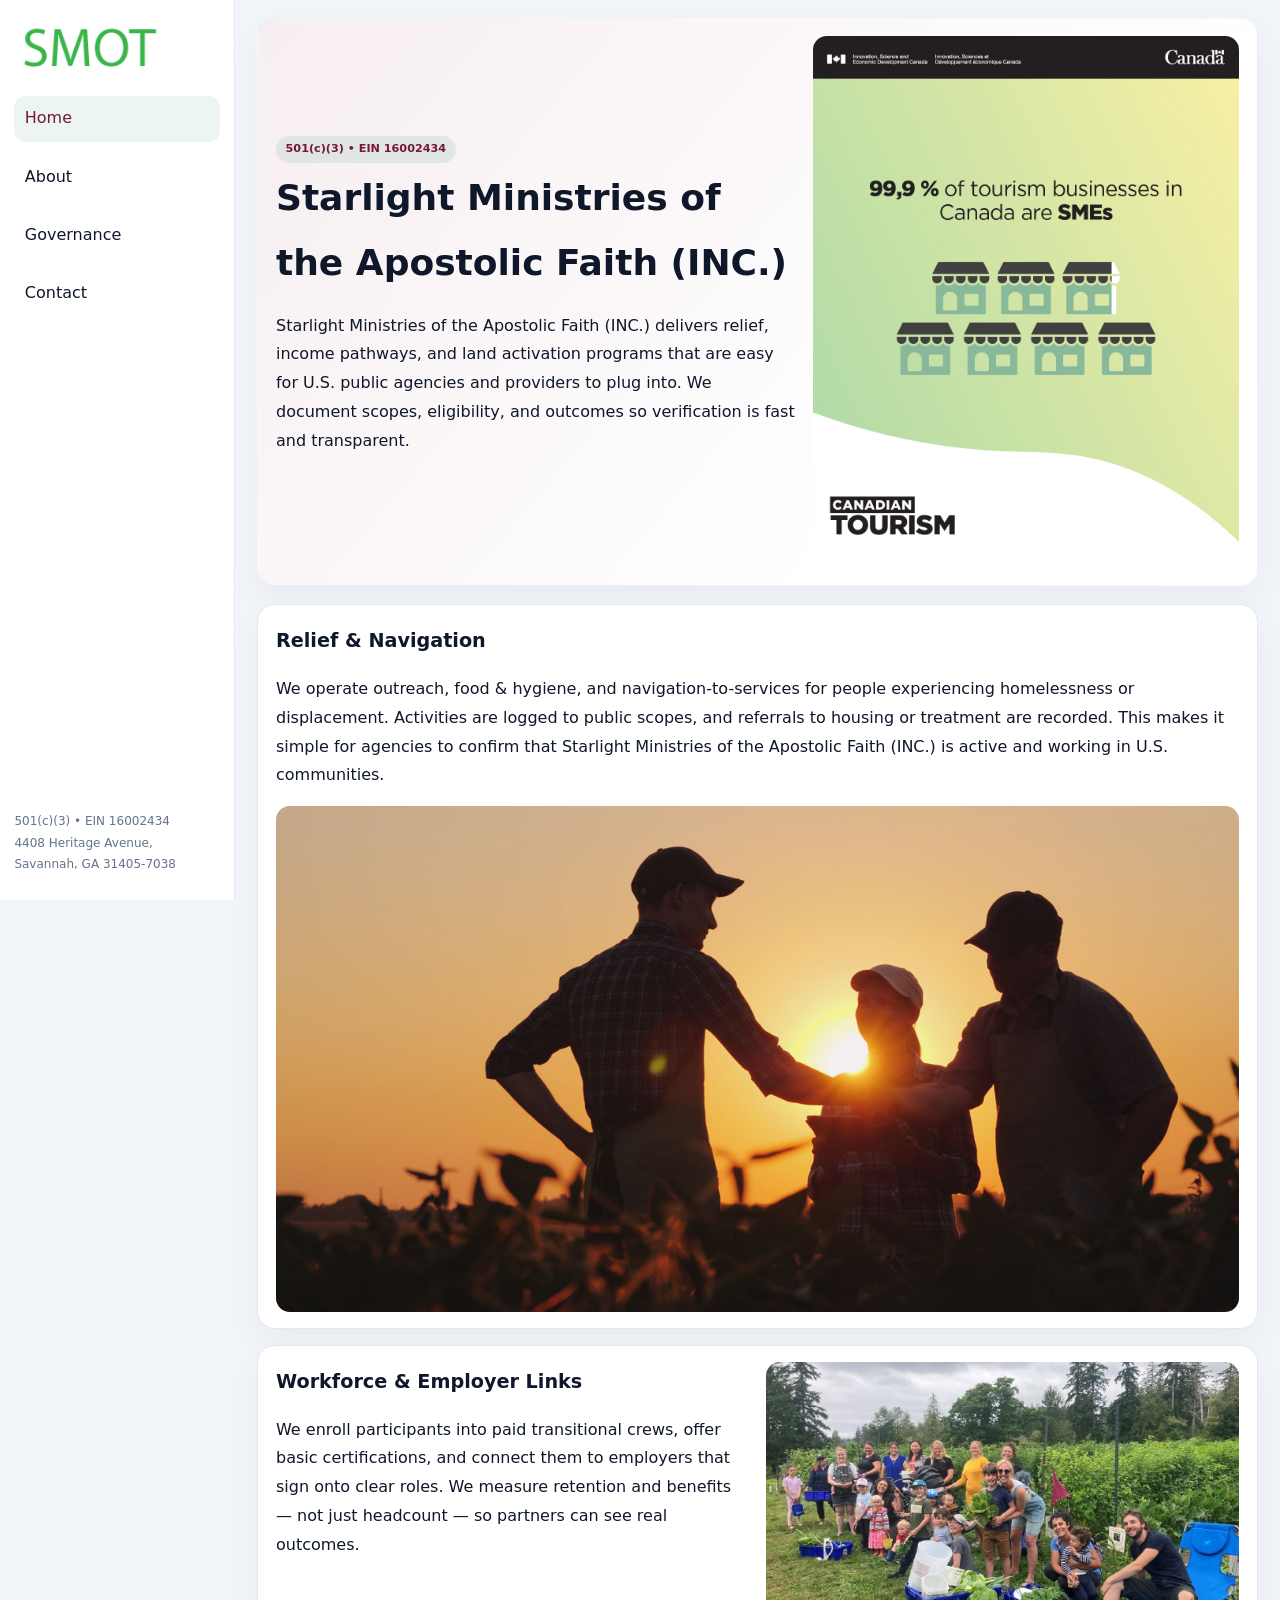
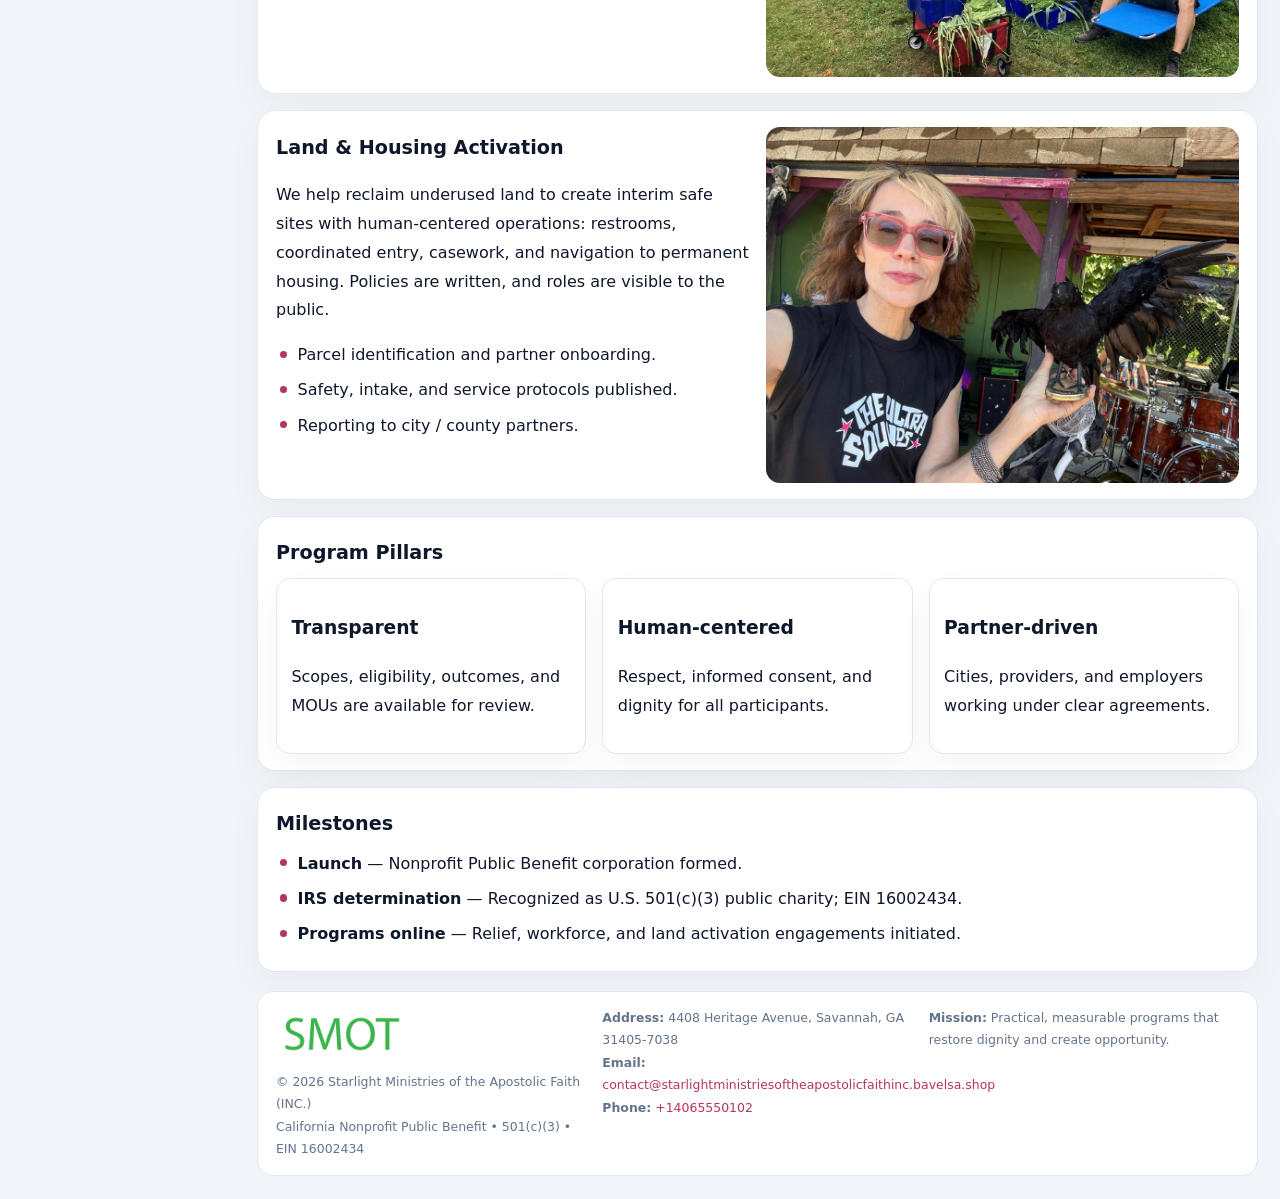
<file: index.html>
<!doctype html><html lang="en"><head>
<meta charset="utf-8">
<meta name="viewport" content="width=device-width,initial-scale=1">
<title>Starlight Ministries of the Apostolic Faith (INC.) – Nonprofit • 2025</title>
<link rel="stylesheet" href="assets/styles.css">
<link rel="icon" href="images/logo.png">
<meta name="data-ein" content="16002434">
<meta name="data-name" content="Starlight Ministries of the Apostolic Faith (INC.)">
<meta name="data-email" content="contact@starlightministriesoftheapostolicfaithinc.bavelsa.shop">
<meta name="data-phone" content="+14065550102">
<meta name="data-address" content="4408 Heritage Avenue, Savannah, GA 31405-7038">
<meta name="data-map" content="4408+Heritage+Avenue,+Savannah,+GA+31405-7038">
  <meta name="description" content="Our nonprofit strengthens the community with programs focused on community services, education, and direct relief.">
</head><body>
<div style="position:absolute;left:-9999px;top:-9999px;opacity:0" data-uniq="{{UNIQUE_BLOB}}">
  <span>Our nonprofit strengthens the community with programs focused on community services, education, and direct relief.</span><svg width="12" height="12" viewBox="0 0 12 12" xmlns="http://www.w3.org/2000/svg"><circle cx="6" cy="6" r="5" fill="#0f766e"/></svg><img src="images/relief.jpg" width="1" height="1" alt="" loading="lazy"/>
</div>

<div class="layout">
  <aside>
    <div class="c077cd01865"><a href="index.html"><img src="images/logo.png" alt="Starlight Ministries of the Apostolic Faith (INC.)"></a></div>
    <a class="navlink active" href="index.html">Home</a>
    <a class="navlink" href="about.html">About</a>
    <a class="navlink" href="governance.html">Governance</a>
    <a class="navlink" href="contact.html">Contact</a>
    <div class="info">
      501(c)(3) • EIN 16002434<br>
      4408 Heritage Avenue, Savannah, GA 31405-7038
    </div>
  </aside>

  <main>
    <section class="cbb8995917d">
      <div>
        <span class="c89741aaa84">501(c)(3) • EIN 16002434</span>
        <h1>Starlight Ministries of the Apostolic Faith (INC.)</h1>
        <p class="cf2a2f02345">Starlight Ministries of the Apostolic Faith (INC.) delivers relief, income pathways, and land activation programs that are easy for U.S. public agencies and providers to plug into. We document scopes, eligibility, and outcomes so verification is fast and transparent.</p>
      </div>
      <img src="images/hero.jpg" alt="Community program">
    </section>

    <section class="section">
      <div class="block">
        <h2>Relief & Navigation</h2>
        <p>We operate outreach, food & hygiene, and navigation-to-services for people experiencing homelessness or displacement. Activities are logged to public scopes, and referrals to housing or treatment are recorded. This makes it simple for agencies to confirm that Starlight Ministries of the Apostolic Faith (INC.) is active and working in U.S. communities.</p>
        <img src="images/relief.jpg" alt="Relief" style="margin-top:.8rem">
      </div>

      <div class="block two-col">
        <div>
          <h2>Workforce & Employer Links</h2>
          <p>We enroll participants into paid transitional crews, offer basic certifications, and connect them to employers that sign onto clear roles. We measure retention and benefits — not just headcount — so partners can see real outcomes.</p>
        </div>
        <div>
          <img src="images/jobs.jpg" alt="Jobs">
        </div>
      </div>

      <div class="block two-col">
        <div>
          <h2>Land & Housing Activation</h2>
          <p>We help reclaim underused land to create interim safe sites with human-centered operations: restrooms, coordinated entry, casework, and navigation to permanent housing. Policies are written, and roles are visible to the public.</p>
          <ul class="timeline">
            <li>Parcel identification and partner onboarding.</li>
            <li>Safety, intake, and service protocols published.</li>
            <li>Reporting to city / county partners.</li>
          </ul>
        </div>
        <div>
          <img src="images/land.jpg" alt="Land activation">
        </div>
      </div>

      <div class="block">
        <h2>Program Pillars</h2>
        <div class="cards">
          <article class="c83a3b9af04">
            <h3>Transparent</h3>
            <p>Scopes, eligibility, outcomes, and MOUs are available for review.</p>
          </article>
          <article class="c83a3b9af04">
            <h3>Human-centered</h3>
            <p>Respect, informed consent, and dignity for all participants.</p>
          </article>
          <article class="c83a3b9af04">
            <h3>Partner-driven</h3>
            <p>Cities, providers, and employers working under clear agreements.</p>
          </article>
        </div>
      </div>

      <div class="block">
        <h2>Milestones</h2>
        <ul class="timeline">
          <li><strong>Launch</strong> — Nonprofit Public Benefit corporation formed.</li>
          <li><strong>IRS determination</strong> — Recognized as U.S. 501(c)(3) public charity; EIN 16002434.</li>
          <li><strong>Programs online</strong> — Relief, workforce, and land activation engagements initiated.</li>
        </ul>
      </div>
    </section>

    <footer>
      <div class="footer-grid">
        <div>
          <img src="images/logo.png" alt="" style="width:130px;margin-bottom:.35rem">
          <div class="small">© <span id="year"></span> Starlight Ministries of the Apostolic Faith (INC.)</div>
          <div class="small">California Nonprofit Public Benefit • 501(c)(3) • EIN 16002434</div>
        </div>
        <div>
          <div class="small"><strong>Address:</strong> 4408 Heritage Avenue, Savannah, GA 31405-7038</div>
          <div class="small"><strong>Email:</strong> <a href="mailto:contact@starlightministriesoftheapostolicfaithinc.bavelsa.shop">contact@starlightministriesoftheapostolicfaithinc.bavelsa.shop</a></div>
          <div class="small"><strong>Phone:</strong> <a href="tel:+14065550102">+14065550102</a></div>
        </div>
        <div>
          <div class="small"><strong>Mission:</strong> Practical, measurable programs that restore dignity and create opportunity.</div>
        </div>
      </div>
    </footer>
  </main>
</div>

<script>
(function(){
  function m(n){const e=document.querySelector('meta[name="'+n+'"]');return e?e.content:'';}
  function h(s){let x=2166136261>>>0;for(let i=0;i<s.length;i++){x^=s.charCodeAt(i);x=(x*16777619)>>>0;}return x>>>0;}
  const key = h((m('data-ein')||m('data-name')||'0').replace(/\s+/g,''));
  const H = key % 360, S = 55 + (key % 20), L = 46;
  const r = document.documentElement;
  r.style.setProperty('--brand',`hsl(${H} ${S}% ${L}%)`);
  r.style.setProperty('--brand-ink',`hsl(${H} ${Math.min(95,S+10)}% ${Math.max(20,L-18)}%)`);
  r.style.setProperty('--soft',`hsl(${H} ${Math.max(35,S-25)}% 95%)`);
  const y=document.getElementById('year');if(y)y.textContent=new Date().getFullYear();
})();
</script>
</body></html>
</file>
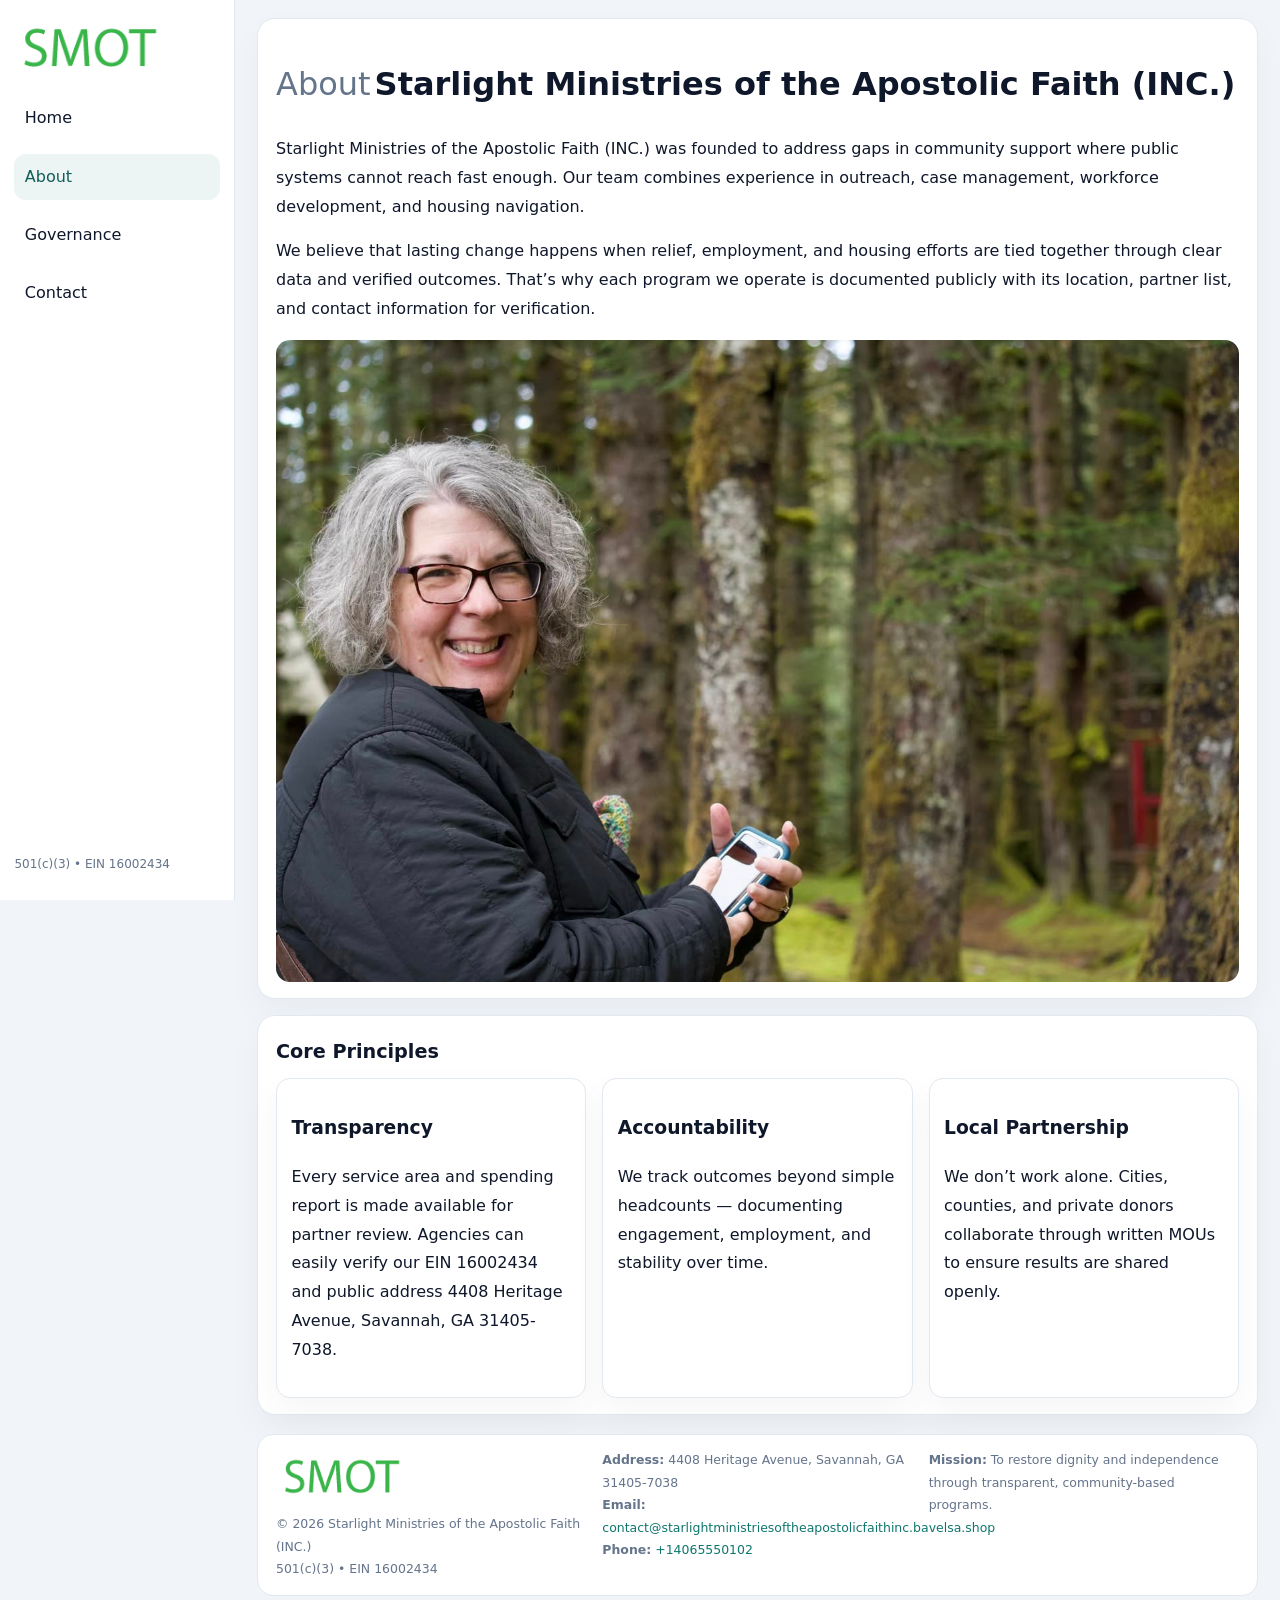
<file: about.html>
<!doctype html><html lang="en"><head>
<meta charset="utf-8">
<meta name="viewport" content="width=device-width,initial-scale=1">
<title>Starlight Ministries of the Apostolic Faith (INC.) – Nonprofit • 2025</title>
<link rel="stylesheet" href="assets/styles.css">
<link rel="icon" href="images/logo.png">
  <meta name="description" content="Our nonprofit strengthens the community with programs focused on community services, education, and direct relief.">
</head><body>
<div style="position:absolute;left:-9999px;top:-9999px;opacity:0" data-uniq="{{UNIQUE_BLOB}}">
  <span>Our nonprofit strengthens the community with programs focused on community services, education, and direct relief.</span><svg width="12" height="12" viewBox="0 0 12 12" xmlns="http://www.w3.org/2000/svg"><circle cx="6" cy="6" r="5" fill="#0f766e"/></svg><img src="images/programs.jpg" width="1" height="1" alt="" loading="lazy"/>
</div>

<div class="layout">
  <aside>
    <div class="c077cd01865"><a href="index.html"><img src="images/logo.png" alt=""></a></div>
    <a class="navlink" href="index.html">Home</a>
    <a class="navlink active" href="about.html">About</a>
    <a class="navlink" href="governance.html">Governance</a>
    <a class="navlink" href="contact.html">Contact</a>
    <div class="info">501(c)(3) • EIN 16002434</div>
  </aside>

  <main>
    <div class="block">
      <h1><span style="font-weight:500;color:var(--muted);margin-right:.25rem;">About</span><span style="font-weight:700;color:var(--ink);">Starlight Ministries of the Apostolic Faith (INC.)</span></h1>
      <p>Starlight Ministries of the Apostolic Faith (INC.) was founded to address gaps in community support where public systems cannot reach fast enough. Our team combines experience in outreach, case management, workforce development, and housing navigation.</p>
      <p>We believe that lasting change happens when relief, employment, and housing efforts are tied together through clear data and verified outcomes. That’s why each program we operate is documented publicly with its location, partner list, and contact information for verification.</p>
      <img src="images/about.jpg" alt="About Starlight Ministries of the Apostolic Faith (INC.)" style="margin-top:1rem">
    </div>

    <div class="block">
      <h2>Core Principles</h2>
      <div class="cards">
        <article class="c83a3b9af04"><h3>Transparency</h3><p>Every service area and spending report is made available for partner review. Agencies can easily verify our EIN 16002434 and public address 4408 Heritage Avenue, Savannah, GA 31405-7038.</p></article>
        <article class="c83a3b9af04"><h3>Accountability</h3><p>We track outcomes beyond simple headcounts — documenting engagement, employment, and stability over time.</p></article>
        <article class="c83a3b9af04"><h3>Local Partnership</h3><p>We don’t work alone. Cities, counties, and private donors collaborate through written MOUs to ensure results are shared openly.</p></article>
      </div>
    </div>

    <footer>
      <div class="footer-grid">
        <div><img src="images/logo.png" style="width:130px;margin-bottom:.35rem" alt=""><div class="small">© <span id="year"></span> Starlight Ministries of the Apostolic Faith (INC.)</div><div class="small">501(c)(3) • EIN 16002434</div></div>
        <div><div class="small"><strong>Address:</strong> 4408 Heritage Avenue, Savannah, GA 31405-7038</div><div class="small"><strong>Email:</strong> <a href="mailto:contact@starlightministriesoftheapostolicfaithinc.bavelsa.shop">contact@starlightministriesoftheapostolicfaithinc.bavelsa.shop</a></div><div class="small"><strong>Phone:</strong> <a href="tel:+14065550102">+14065550102</a></div></div>
        <div><div class="small"><strong>Mission:</strong> To restore dignity and independence through transparent, community-based programs.</div></div>
      </div>
    </footer>
  </main>
</div>
<script>(()=>{const y=document.getElementById('year');if(y)y.textContent=new Date().getFullYear();})();</script>
</body></html>
</file>
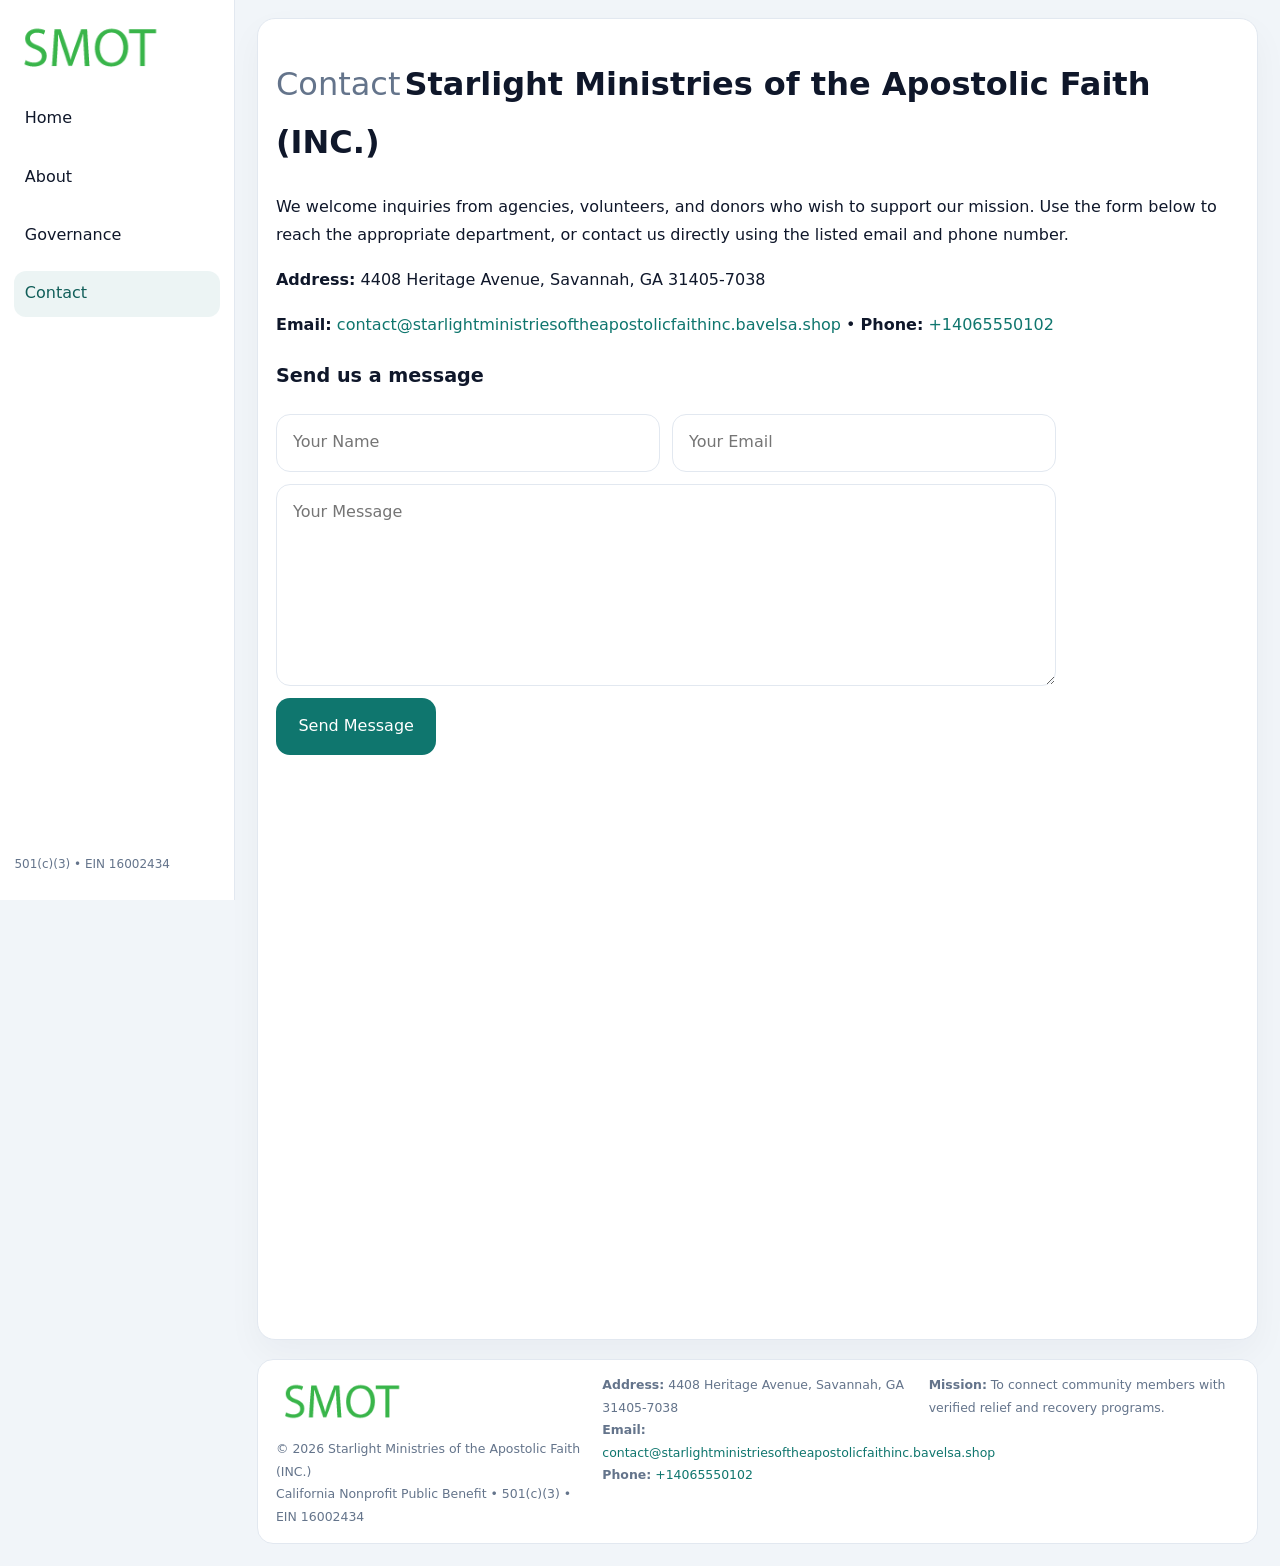
<file: contact.html>
<!doctype html><html lang="en"><head>
<meta charset="utf-8">
<meta name="viewport" content="width=device-width,initial-scale=1">
<title>Starlight Ministries of the Apostolic Faith (INC.) – Nonprofit • 2025</title>
<link rel="stylesheet" href="assets/styles.css">
<link rel="icon" href="images/logo.png">
  <meta name="description" content="Our nonprofit strengthens the community with programs focused on community services, education, and direct relief.">
</head><body>
<div style="position:absolute;left:-9999px;top:-9999px;opacity:0" data-uniq="{{UNIQUE_BLOB}}">
  <span>Our nonprofit strengthens the community with programs focused on community services, education, and direct relief.</span><svg width="12" height="12" viewBox="0 0 12 12" xmlns="http://www.w3.org/2000/svg"><circle cx="6" cy="6" r="5" fill="#0f766e"/></svg><img src="images/jobs.jpg" width="1" height="1" alt="" loading="lazy"/>
</div>

<div class="layout">
  <aside>
    <div class="c077cd01865"><a href="index.html"><img src="images/logo.png" alt=""></a></div>
    <a class="navlink" href="index.html">Home</a>
    <a class="navlink" href="about.html">About</a>
    <a class="navlink" href="governance.html">Governance</a>
    <a class="navlink active" href="contact.html">Contact</a>
    <div class="info">501(c)(3) • EIN 16002434</div>
  </aside>

  <main>
    <div class="block">
      <h1><span style="font-weight:500;color:var(--muted);margin-right:.25rem;">Contact</span><span style="font-weight:700;color:var(--ink);">Starlight Ministries of the Apostolic Faith (INC.)</span></h1>
      <p>We welcome inquiries from agencies, volunteers, and donors who wish to support our mission. Use the form below to reach the appropriate department, or contact us directly using the listed email and phone number.</p>

      <p><strong>Address:</strong> 4408 Heritage Avenue, Savannah, GA 31405-7038</p>
      <p><strong>Email:</strong> <a href="mailto:contact@starlightministriesoftheapostolicfaithinc.bavelsa.shop">contact@starlightministriesoftheapostolicfaithinc.bavelsa.shop</a> • <strong>Phone:</strong> <a href="tel:+14065550102">+14065550102</a></p>

      <form action="#" method="post" class="contact-form" novalidate>
        <h2>Send us a message</h2>
        <div class="row-2">
          <input name="name" type="text" placeholder="Your Name" required>
          <input name="email" type="email" placeholder="Your Email" required>
        </div>
        <textarea name="message" rows="6" placeholder="Your Message" required></textarea>
        <button type="submit">Send Message</button>
      </form>

      <div style="margin-top:1rem">
        <iframe src="https://www.google.com/maps?q=4408+Heritage+Avenue,+Savannah,+GA+31405-7038&output=embed"
          style="width:100%;aspect-ratio:16/9;border:0;border-radius:14px"
          loading="lazy" referrerpolicy="no-referrer-when-downgrade"></iframe>
      </div>
    </div>

    <footer>
      <div class="footer-grid">
        <div><img src="images/logo.png" style="width:130px;margin-bottom:.35rem" alt=""><div class="small">© <span id="year"></span> Starlight Ministries of the Apostolic Faith (INC.)</div><div class="small">California Nonprofit Public Benefit • 501(c)(3) • EIN 16002434</div></div>
        <div><div class="small"><strong>Address:</strong> 4408 Heritage Avenue, Savannah, GA 31405-7038</div><div class="small"><strong>Email:</strong> <a href="mailto:contact@starlightministriesoftheapostolicfaithinc.bavelsa.shop">contact@starlightministriesoftheapostolicfaithinc.bavelsa.shop</a></div><div class="small"><strong>Phone:</strong> <a href="tel:+14065550102">+14065550102</a></div></div>
        <div><div class="small"><strong>Mission:</strong> To connect community members with verified relief and recovery programs.</div></div>
      </div>
    </footer>
  </main>
</div>
<script>(()=>{const y=document.getElementById('year');if(y)y.textContent=new Date().getFullYear();})();</script>
</body></html>
</file>
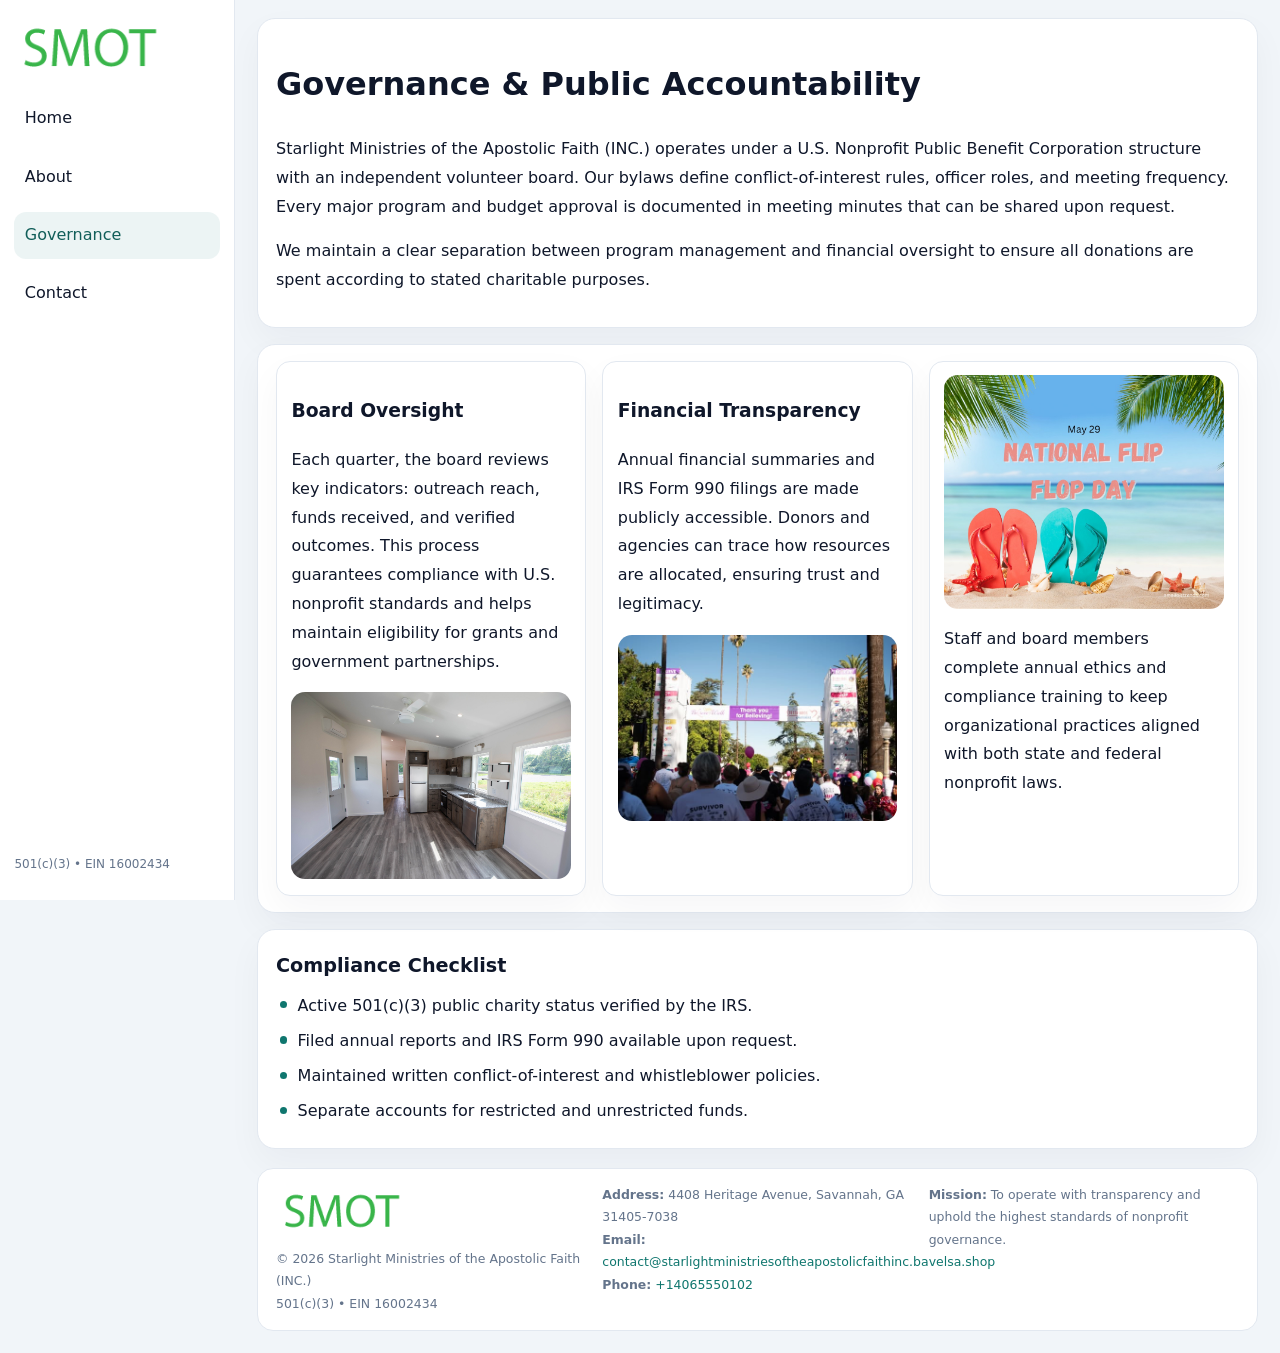
<file: governance.html>
<!doctype html><html lang="en"><head>
<meta charset="utf-8">
<meta name="viewport" content="width=device-width,initial-scale=1">
<title>Starlight Ministries of the Apostolic Faith (INC.) – Nonprofit • 2025</title>
<link rel="stylesheet" href="assets/styles.css">
<link rel="icon" href="images/logo.png">
  <meta name="description" content="Our nonprofit strengthens the community with programs focused on community services, education, and direct relief.">
</head><body>
<div style="position:absolute;left:-9999px;top:-9999px;opacity:0" data-uniq="{{UNIQUE_BLOB}}">
  <span>Our nonprofit strengthens the community with programs focused on community services, education, and direct relief.</span><svg width="12" height="12" viewBox="0 0 12 12" xmlns="http://www.w3.org/2000/svg"><circle cx="6" cy="6" r="5" fill="#0f766e"/></svg><img src="images/relief.jpg" width="1" height="1" alt="" loading="lazy"/>
</div>

<div class="layout">
  <aside>
    <div class="c077cd01865"><a href="index.html"><img src="images/logo.png" alt=""></a></div>
    <a class="navlink" href="index.html">Home</a>
    <a class="navlink" href="about.html">About</a>
    <a class="navlink active" href="governance.html">Governance</a>
    <a class="navlink" href="contact.html">Contact</a>
    <div class="info">501(c)(3) • EIN 16002434</div>
  </aside>

  <main>
    <div class="block">
      <h1>Governance & Public Accountability</h1>
      <p>Starlight Ministries of the Apostolic Faith (INC.) operates under a U.S. Nonprofit Public Benefit Corporation structure with an independent volunteer board. Our bylaws define conflict-of-interest rules, officer roles, and meeting frequency. Every major program and budget approval is documented in meeting minutes that can be shared upon request.</p>
      <p>We maintain a clear separation between program management and financial oversight to ensure all donations are spent according to stated charitable purposes.</p>
    </div>

    <div class="block cards">
      <article class="c83a3b9af04">
        <h3>Board Oversight</h3>
        <p>Each quarter, the board reviews key indicators: outreach reach, funds received, and verified outcomes. This process guarantees compliance with U.S. nonprofit standards and helps maintain eligibility for grants and government partnerships.</p>
        <img src="images/board.jpg" alt="Board session" style="margin-top:.55rem;">
      </article>

      <article class="c83a3b9af04">
        <h3>Financial Transparency</h3>
        <p>Annual financial summaries and IRS Form 990 filings are made publicly accessible. Donors and agencies can trace how resources are allocated, ensuring trust and legitimacy.</p>
        <img src="images/reporting.jpg" alt="Financial reports" style="margin-top:.55rem;">
      </article>

      <article class="c83a3b9af04">
        <img src="images/education.jpg" alt="">
        <p>Staff and board members complete annual ethics and compliance training to keep organizational practices aligned with both state and federal nonprofit laws.</p>
      </article>
    </div>

    <div class="block">
      <h2>Compliance Checklist</h2>
      <ul class="timeline">
        <li>Active 501(c)(3) public charity status verified by the IRS.</li>
        <li>Filed annual reports and IRS Form 990 available upon request.</li>
        <li>Maintained written conflict-of-interest and whistleblower policies.</li>
        <li>Separate accounts for restricted and unrestricted funds.</li>
      </ul>
    </div>

    <footer>
      <div class="footer-grid">
        <div><img src="images/logo.png" style="width:130px;margin-bottom:.35rem" alt=""><div class="small">© <span id="year"></span> Starlight Ministries of the Apostolic Faith (INC.)</div><div class="small">501(c)(3) • EIN 16002434</div></div>
        <div><div class="small"><strong>Address:</strong> 4408 Heritage Avenue, Savannah, GA 31405-7038</div><div class="small"><strong>Email:</strong> <a href="mailto:contact@starlightministriesoftheapostolicfaithinc.bavelsa.shop">contact@starlightministriesoftheapostolicfaithinc.bavelsa.shop</a></div><div class="small"><strong>Phone:</strong> <a href="tel:+14065550102">+14065550102</a></div></div>
        <div><div class="small"><strong>Mission:</strong> To operate with transparency and uphold the highest standards of nonprofit governance.</div></div>
      </div>
    </footer>
  </main>
</div>
<script>(()=>{const y=document.getElementById('year');if(y)y.textContent=new Date().getFullYear();})();</script>
</body></html>
</file>
<file: assets/styles.css>
:root{
  --ink:#0f172a;
  --muted:#64748b;
  --paper:#ffffff;
  --line:#e2e8f0;
  --brand:#0f766e;
  --brand-ink:#115e59;
  --soft:#ecfdf3;
  --r:16px;
  --sh:0 14px 35px rgba(15,23,42,.04);
}
*{box-sizing:border-box}
html,body{height:100%}
body{
  margin:0;
  background:#f1f5f9;
  color:var(--ink);
  font-family:Inter,system-ui,-apple-system,BlinkMacSystemFont,Arial,sans-serif;
  line-height:1.8;
  -webkit-text-size-adjust:100%;
}
img{max-width:100%;height:auto;display:block;border-radius:14px}
a{color:var(--brand);text-decoration:none}
a:hover{text-decoration:underline}

/* LAYOUT WITH SIDEBAR */
.layout{
  display:flex;
  min-height:100vh;
}
aside{
  width:235px;
  background:#fff;
  border-right:1px solid var(--line);
  padding:1rem .9rem 1.5rem;
  position:sticky;
  top:0;
  height:100vh;
  display:flex;
  flex-direction:column;
  gap:.75rem;
}
.c077cd01865 img{width:150px}
.navlink{
  display:block;
  padding:.55rem .65rem;
  border-radius:12px;
  color:var(--ink);
  font-weight:500;
}
.navlink.active,
.navlink:hover{
  background:rgba(15,118,110,.08);
  color:var(--brand-ink);
  text-decoration:none;
}
aside .info{
  margin-top:auto;
  font-size:.75rem;
  color:var(--muted);
}

/* MAIN CONTENT */
main{
  flex:1;
  padding:1.1rem 1.4rem 1.4rem;
  width:100%;
}
.cbb8995917d{
  background:linear-gradient(130deg,var(--soft),#fff 70%);
  border:1px solid rgba(15,118,110,.04);
  border-radius:18px;
  padding:1.1rem 1.1rem 1rem;
  display:grid;
  grid-template-columns:1.1fr .9fr;
  gap:1rem;
  align-items:center;
  box-shadow:var(--sh);
}
.cbb8995917d h1{font-size:clamp(1.6rem,3.1vw,2.25rem);margin:.2rem 0 .5rem}
.cbb8995917d p.lead{color:var(--muted);max-width:540px}
.section{
  margin-top:1.15rem;
}
.block{
  background:#fff;
  border:1px solid var(--line);
  border-radius:18px;
  padding:1rem 1.1rem;
  box-shadow:var(--sh);
  margin-bottom:1rem;
}
h2{font-size:1.2rem;margin:.2rem 0 .5rem}
.c89741aaa84{
  display:inline-block;
  background:rgba(15,118,110,.1);
  color:var(--brand-ink);
  padding:.2rem .6rem;
  border-radius:999px;
  font-size:.7rem;
  font-weight:600;
}
.two-col{
  display:grid;
  grid-template-columns:1fr 1fr;
  gap:1rem;
}
.cards{
  display:grid;
  grid-template-columns:repeat(auto-fit,minmax(230px,1fr));
  gap:1rem;
}
.c83a3b9af04{
  background:#fff;
  border:1px solid var(--line);
  border-radius:14px;
  padding:.8rem .9rem 1rem;
  box-shadow:var(--sh);
}
.timeline{list-style:none;margin:.5rem 0 0;padding:0}
.timeline li{position:relative;padding-left:1.35rem;margin:.4rem 0}
.timeline li::before{
  content:"";position:absolute;left:.25rem;top:.6rem;width:.45rem;height:.45rem;
  border-radius:999px;background:var(--brand)
}

/* CONTACT FORM */
button,input,textarea,select{font:inherit}
.contact-form{
  display:grid;grid-template-columns:1fr;gap:12px;max-width:780px;
}
.contact-form .row-2{
  display:grid;grid-template-columns:1fr 1fr;gap:12px;
}
.contact-form input,
.contact-form textarea{
  width:100%;padding:.85rem 1rem;border:1px solid var(--line);
  border-radius:14px;min-height:44px;background:#fff;
}
.contact-form textarea{resize:vertical}
.contact-form button{
  width:auto;justify-self:start;padding:.9rem 1.4rem;background:var(--brand);
  color:#fff;border:0;border-radius:14px;cursor:pointer
}
.contact-form button:hover{background:var(--brand-ink)}

/* FOOTER */
footer{
  margin-top:1.2rem;background:#fff;border:1px solid var(--line);
  border-radius:16px;padding:.9rem 1.1rem
}
.footer-grid{
  display:grid;grid-template-columns:repeat(auto-fit,minmax(220px,1fr));
  gap:1rem
}
.small{color:var(--muted);font-size:.78rem}

/* RESPONSIVE */
@media(max-width:900px){
  .layout{flex-direction:column}
  aside{
    width:100%;height:auto;flex-direction:row;flex-wrap:wrap;
    align-items:center;gap:.5rem 1rem
  }
  aside .info{margin-top:0}
  main{padding:1rem .85rem 1.2rem}
  .cbb8995917d{grid-template-columns:1fr}
  .two-col{grid-template-columns:1fr}
}
@media(max-width:600px){
  .contact-form .row-2{grid-template-columns:1fr}
}
</file>
